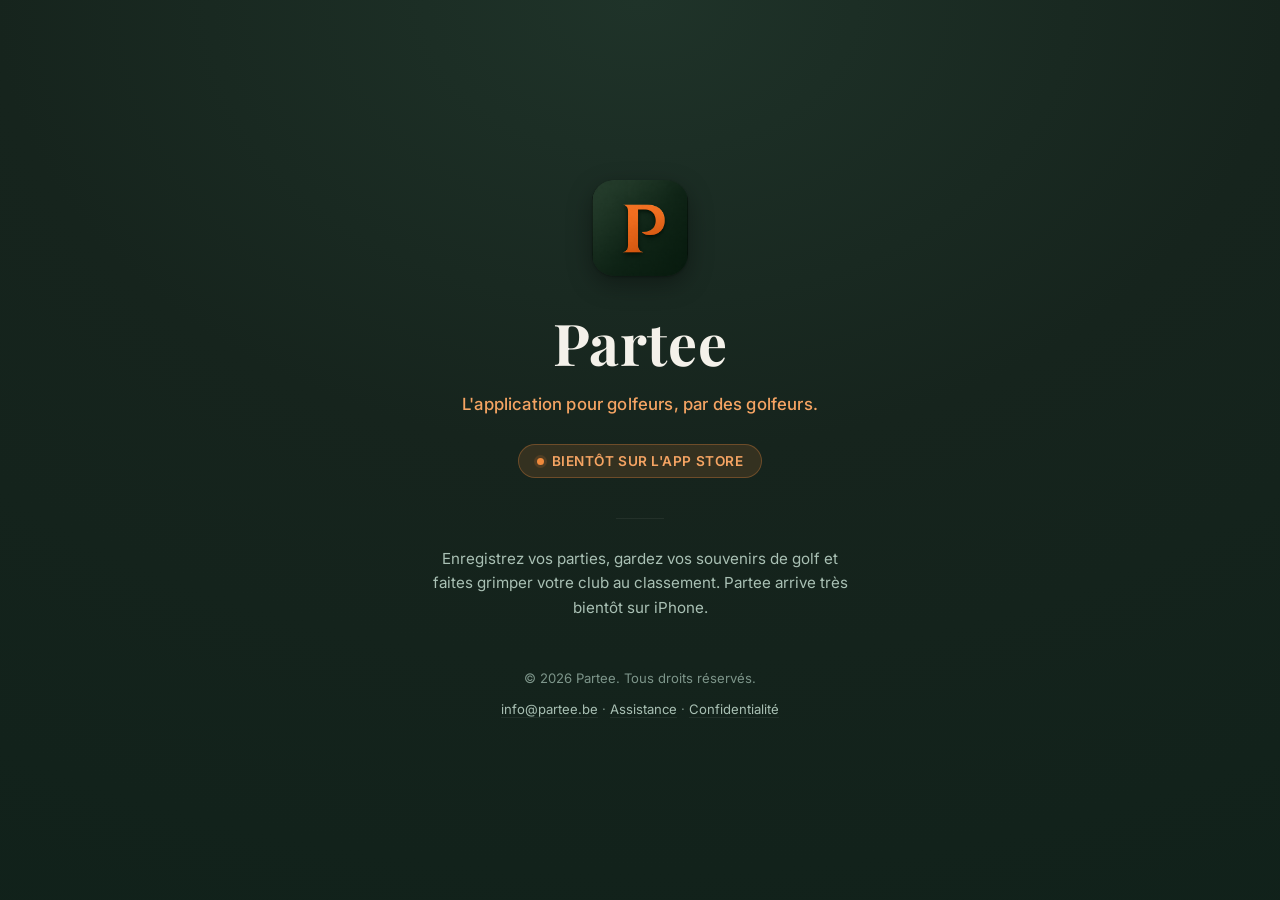
<file: index.html>
<!DOCTYPE html>
<html lang="fr">
<head>
<meta charset="UTF-8">
<meta name="viewport" content="width=device-width, initial-scale=1.0">
<title>Partee · Bientôt sur l'App Store</title>
<meta name="description" content="Partee, l'application pour golfeurs, par des golfeurs. Bientôt disponible sur l'App Store.">
<link rel="icon" type="image/png" href="[data-uri]">
<link rel="preconnect" href="https://fonts.googleapis.com">
<link rel="preconnect" href="https://fonts.gstatic.com" crossorigin>
<link href="https://fonts.googleapis.com/css2?family=Playfair+Display:wght@600;700&family=Inter:wght@400;500;600&display=swap" rel="stylesheet">
<style>
  :root {
    --bg: #10211A;
    --surface: #16241D;
    --surface-elevated: #1F3329;
    --border-soft: rgba(255,255,255,0.06);
    --text-primary: #F4F1EA;
    --text-secondary: #A9C0B4;
    --text-muted: #7D958A;
    --accent: #F08A3C;
    --accent-bright: #F5A463;
    --accent-deep: #D8742A;
    --accent-soft: rgba(240,138,60,0.14);
  }

  * { box-sizing: border-box; }

  html, body {
    margin: 0;
    padding: 0;
    height: 100%;
  }

  body {
    min-height: 100vh;
    background: radial-gradient(120% 120% at 50% 0%, var(--surface-elevated) 0%, var(--surface) 42%, var(--bg) 100%);
    color: var(--text-primary);
    font-family: 'Inter', -apple-system, BlinkMacSystemFont, sans-serif;
    display: flex;
    align-items: center;
    justify-content: center;
    padding: 32px;
    overflow-x: hidden;
  }

  .wrap {
    width: 100%;
    max-width: 560px;
    display: flex;
    flex-direction: column;
    align-items: center;
    text-align: center;
  }

  .logo {
    width: 96px;
    height: 96px;
    border-radius: 22px;
    box-shadow: 0 1px 2px rgba(0,0,0,0.25), 0 8px 24px rgba(0,0,0,0.35);
    margin-bottom: 28px;
  }

  .wordmark {
    font-family: 'Playfair Display', serif;
    font-weight: 700;
    font-size: clamp(2.6rem, 8vw, 3.6rem);
    letter-spacing: 0.01em;
    color: var(--text-primary);
    margin: 0 0 14px;
  }

  .tagline {
    font-size: 1.05rem;
    font-weight: 500;
    color: var(--accent-bright);
    margin: 0 0 30px;
    letter-spacing: 0.01em;
  }

  .badge {
    display: inline-flex;
    align-items: center;
    gap: 8px;
    padding: 8px 18px;
    border-radius: 999px;
    background: var(--accent-soft);
    border: 1px solid rgba(240,138,60,0.3);
    color: var(--accent-bright);
    font-size: 0.85rem;
    font-weight: 600;
    letter-spacing: 0.04em;
    text-transform: uppercase;
    margin-bottom: 40px;
  }

  .badge .dot {
    width: 7px;
    height: 7px;
    border-radius: 50%;
    background: var(--accent);
    box-shadow: 0 0 0 3px var(--accent-soft);
  }

  .divider {
    width: 48px;
    height: 1px;
    background: var(--border-soft);
    margin-bottom: 28px;
  }

  .desc {
    font-size: 0.95rem;
    color: var(--text-secondary);
    line-height: 1.6;
    max-width: 420px;
    margin: 0 0 48px;
  }

  footer {
    display: flex;
    flex-direction: column;
    align-items: center;
    gap: 10px;
    color: var(--text-muted);
    font-size: 0.82rem;
    line-height: 1.6;
  }

  footer a {
    color: var(--text-secondary);
    text-decoration: none;
    border-bottom: 1px solid var(--border-soft);
    transition: color 0.15s ease, border-color 0.15s ease;
  }

  footer a:hover {
    color: var(--accent-bright);
    border-color: var(--accent-deep);
  }

  @media (max-width: 480px) {
    .wordmark { font-size: 2.4rem; }
    .tagline { font-size: 0.95rem; }
  }
</style>
</head>
<body>
  <div class="wrap">
    <img class="logo" src="[data-uri]" alt="Partee">
    <h1 class="wordmark">Partee</h1>
    <p class="tagline">L'application pour golfeurs, par des golfeurs.</p>

    <span class="badge"><span class="dot"></span>Bientôt sur l'App Store</span>

    <div class="divider"></div>

    <p class="desc">
      Enregistrez vos parties, gardez vos souvenirs de golf et faites
      grimper votre club au classement. Partee arrive très bientôt sur iPhone.
    </p>

    <footer>
      <div>© 2026 Partee. Tous droits réservés.</div>
      <div><a href="mailto:info@partee.be">info@partee.be</a> · <a href="/assistance/">Assistance</a> · <a href="/confidentialite/">Confidentialité</a></div>
    </footer>
  </div>
</body>
</html>
</file>
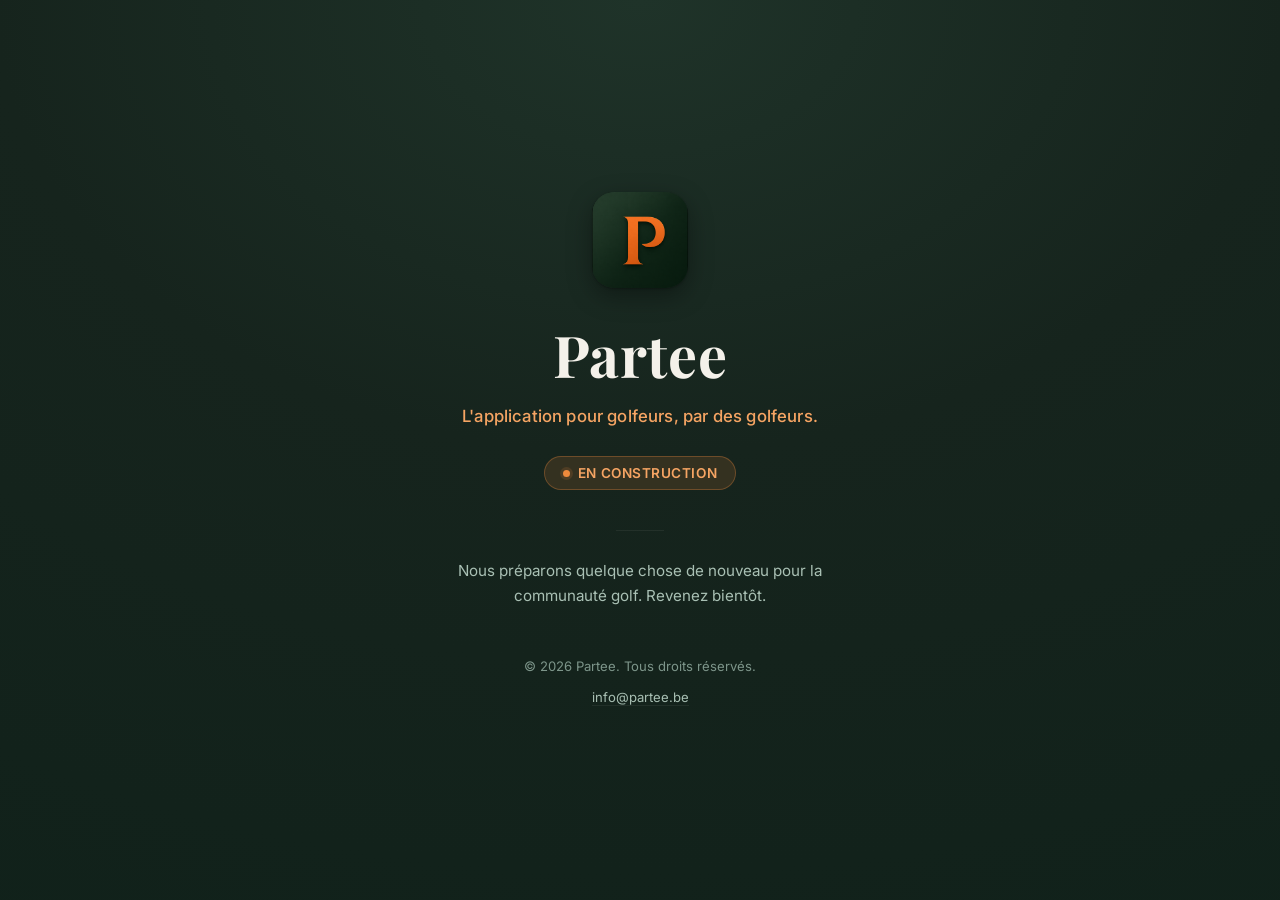
<file: _landing_page_temp/index.html>
<!DOCTYPE html>
<html lang="fr">
<head>
<meta charset="UTF-8">
<meta name="viewport" content="width=device-width, initial-scale=1.0">
<title>Partee — Bientôt disponible</title>
<meta name="description" content="Partee, l'application pour golfeurs, par des golfeurs. Arrive bientôt.">
<link rel="icon" type="image/png" href="[data-uri]">
<link rel="preconnect" href="https://fonts.googleapis.com">
<link rel="preconnect" href="https://fonts.gstatic.com" crossorigin>
<link href="https://fonts.googleapis.com/css2?family=Playfair+Display:wght@600;700&family=Inter:wght@400;500;600&display=swap" rel="stylesheet">
<style>
  :root {
    --bg: #10211A;
    --surface: #16241D;
    --surface-elevated: #1F3329;
    --border-soft: rgba(255,255,255,0.06);
    --text-primary: #F4F1EA;
    --text-secondary: #A9C0B4;
    --text-muted: #7D958A;
    --accent: #F08A3C;
    --accent-bright: #F5A463;
    --accent-deep: #D8742A;
    --accent-soft: rgba(240,138,60,0.14);
  }

  * { box-sizing: border-box; }

  html, body {
    margin: 0;
    padding: 0;
    height: 100%;
  }

  body {
    min-height: 100vh;
    background: radial-gradient(120% 120% at 50% 0%, var(--surface-elevated) 0%, var(--surface) 42%, var(--bg) 100%);
    color: var(--text-primary);
    font-family: 'Inter', -apple-system, BlinkMacSystemFont, sans-serif;
    display: flex;
    align-items: center;
    justify-content: center;
    padding: 32px;
    overflow-x: hidden;
  }

  .wrap {
    width: 100%;
    max-width: 560px;
    display: flex;
    flex-direction: column;
    align-items: center;
    text-align: center;
  }

  .logo {
    width: 96px;
    height: 96px;
    border-radius: 22px;
    box-shadow: 0 1px 2px rgba(0,0,0,0.25), 0 8px 24px rgba(0,0,0,0.35);
    margin-bottom: 28px;
  }

  .wordmark {
    font-family: 'Playfair Display', serif;
    font-weight: 700;
    font-size: clamp(2.6rem, 8vw, 3.6rem);
    letter-spacing: 0.01em;
    color: var(--text-primary);
    margin: 0 0 14px;
  }

  .tagline {
    font-size: 1.05rem;
    font-weight: 500;
    color: var(--accent-bright);
    margin: 0 0 30px;
    letter-spacing: 0.01em;
  }

  .badge {
    display: inline-flex;
    align-items: center;
    gap: 8px;
    padding: 8px 18px;
    border-radius: 999px;
    background: var(--accent-soft);
    border: 1px solid rgba(240,138,60,0.3);
    color: var(--accent-bright);
    font-size: 0.85rem;
    font-weight: 600;
    letter-spacing: 0.04em;
    text-transform: uppercase;
    margin-bottom: 40px;
  }

  .badge .dot {
    width: 7px;
    height: 7px;
    border-radius: 50%;
    background: var(--accent);
    box-shadow: 0 0 0 3px var(--accent-soft);
  }

  .divider {
    width: 48px;
    height: 1px;
    background: var(--border-soft);
    margin-bottom: 28px;
  }

  .desc {
    font-size: 0.95rem;
    color: var(--text-secondary);
    line-height: 1.6;
    max-width: 420px;
    margin: 0 0 48px;
  }

  footer {
    display: flex;
    flex-direction: column;
    align-items: center;
    gap: 10px;
    color: var(--text-muted);
    font-size: 0.82rem;
    line-height: 1.6;
  }

  footer a {
    color: var(--text-secondary);
    text-decoration: none;
    border-bottom: 1px solid var(--border-soft);
    transition: color 0.15s ease, border-color 0.15s ease;
  }

  footer a:hover {
    color: var(--accent-bright);
    border-color: var(--accent-deep);
  }

  @media (max-width: 480px) {
    .wordmark { font-size: 2.4rem; }
    .tagline { font-size: 0.95rem; }
  }
</style>
</head>
<body>
  <div class="wrap">
    <img class="logo" src="[data-uri]" alt="Partee">
    <h1 class="wordmark">Partee</h1>
    <p class="tagline">L'application pour golfeurs, par des golfeurs.</p>

    <span class="badge"><span class="dot"></span>En construction</span>

    <div class="divider"></div>

    <p class="desc">
      Nous préparons quelque chose de nouveau pour la communauté golf.
      Revenez bientôt.
    </p>

    <footer>
      <div>© 2026 Partee. Tous droits réservés.</div>
      <div><a href="mailto:info@partee.be">info@partee.be</a></div>
    </footer>
  </div>
</body>
</html>
</file>
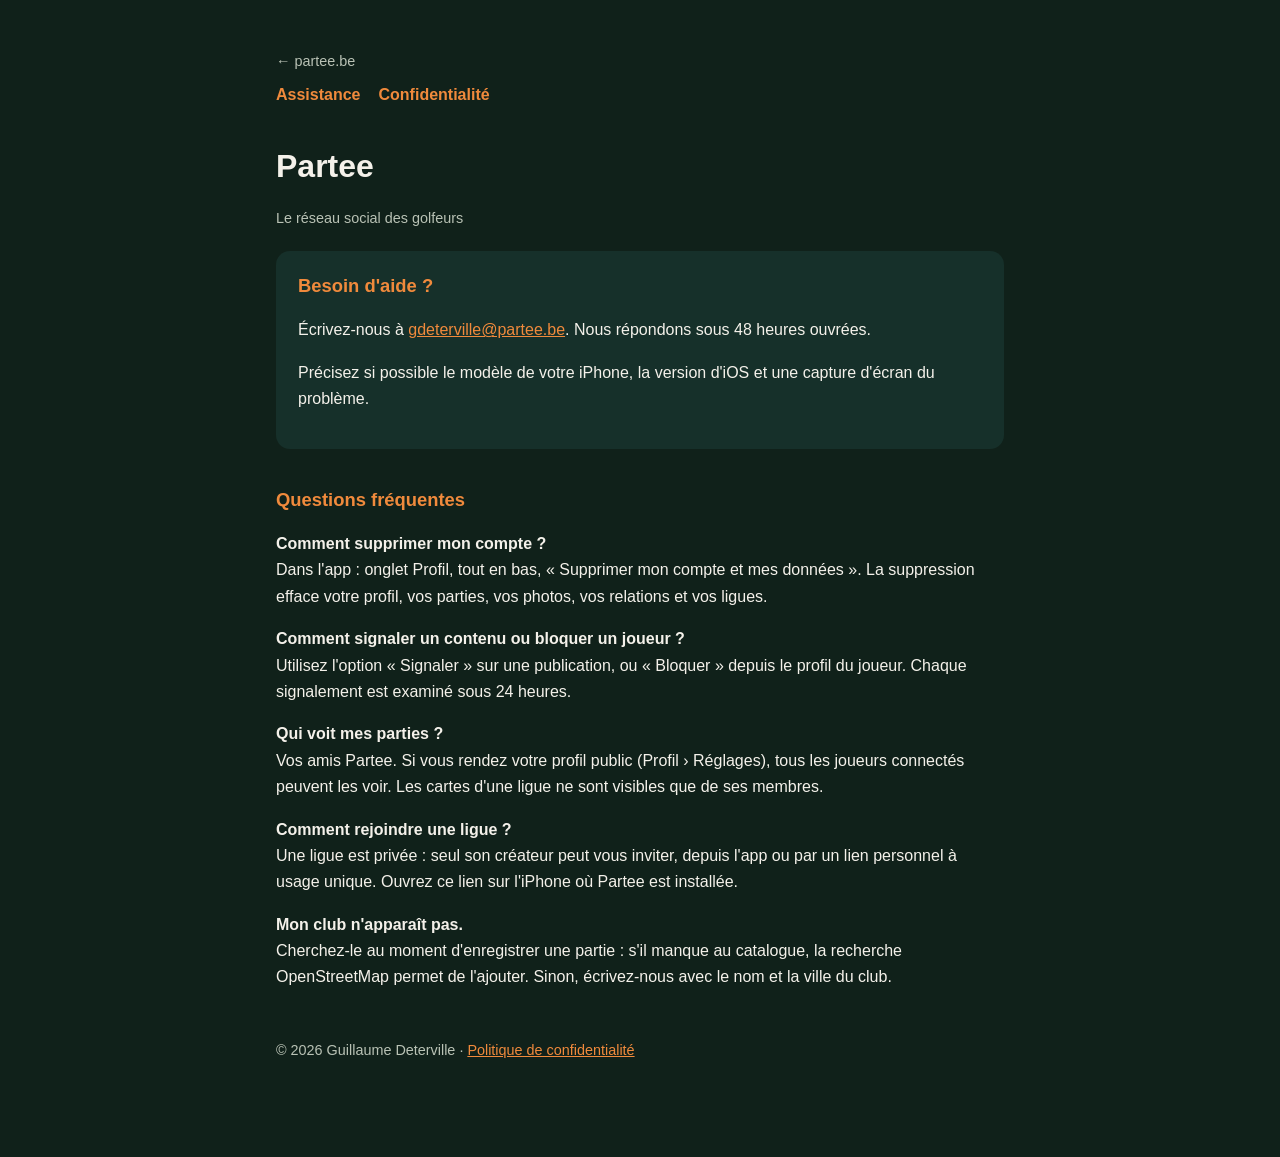
<file: assistance/index.html>
<!doctype html><html lang="fr"><head><meta charset="utf-8"><meta name="viewport" content="width=device-width,initial-scale=1">
<title>Partee · Assistance</title><link rel="stylesheet" href="/style.css"></head><body><main>
<a class="home" href="/">← partee.be</a>
<nav><a href="/assistance/">Assistance</a><a href="/confidentialite/">Confidentialité</a></nav>
<h1>Partee</h1><p class="muted">Le réseau social des golfeurs</p>
<div class="card"><h2 style="margin-top:0">Besoin d'aide ?</h2>
<p>Écrivez-nous à <a href="mailto:gdeterville@partee.be">gdeterville@partee.be</a>. Nous répondons sous 48 heures ouvrées.</p>
<p>Précisez si possible le modèle de votre iPhone, la version d'iOS et une capture d'écran du problème.</p></div>
<h2>Questions fréquentes</h2>
<p><strong>Comment supprimer mon compte ?</strong><br>Dans l'app : onglet Profil, tout en bas, « Supprimer mon compte et mes données ». La suppression efface votre profil, vos parties, vos photos, vos relations et vos ligues.</p>
<p><strong>Comment signaler un contenu ou bloquer un joueur ?</strong><br>Utilisez l'option « Signaler » sur une publication, ou « Bloquer » depuis le profil du joueur. Chaque signalement est examiné sous 24 heures.</p>
<p><strong>Qui voit mes parties ?</strong><br>Vos amis Partee. Si vous rendez votre profil public (Profil › Réglages), tous les joueurs connectés peuvent les voir. Les cartes d'une ligue ne sont visibles que de ses membres.</p>
<p><strong>Comment rejoindre une ligue ?</strong><br>Une ligue est privée : seul son créateur peut vous inviter, depuis l'app ou par un lien personnel à usage unique. Ouvrez ce lien sur l'iPhone où Partee est installée.</p>
<p><strong>Mon club n'apparaît pas.</strong><br>Cherchez-le au moment d'enregistrer une partie : s'il manque au catalogue, la recherche OpenStreetMap permet de l'ajouter. Sinon, écrivez-nous avec le nom et la ville du club.</p>
<p class="muted" style="margin-top:48px">© 2026 Guillaume Deterville · <a href="/confidentialite/">Politique de confidentialité</a></p>
</main></body></html>
</file>
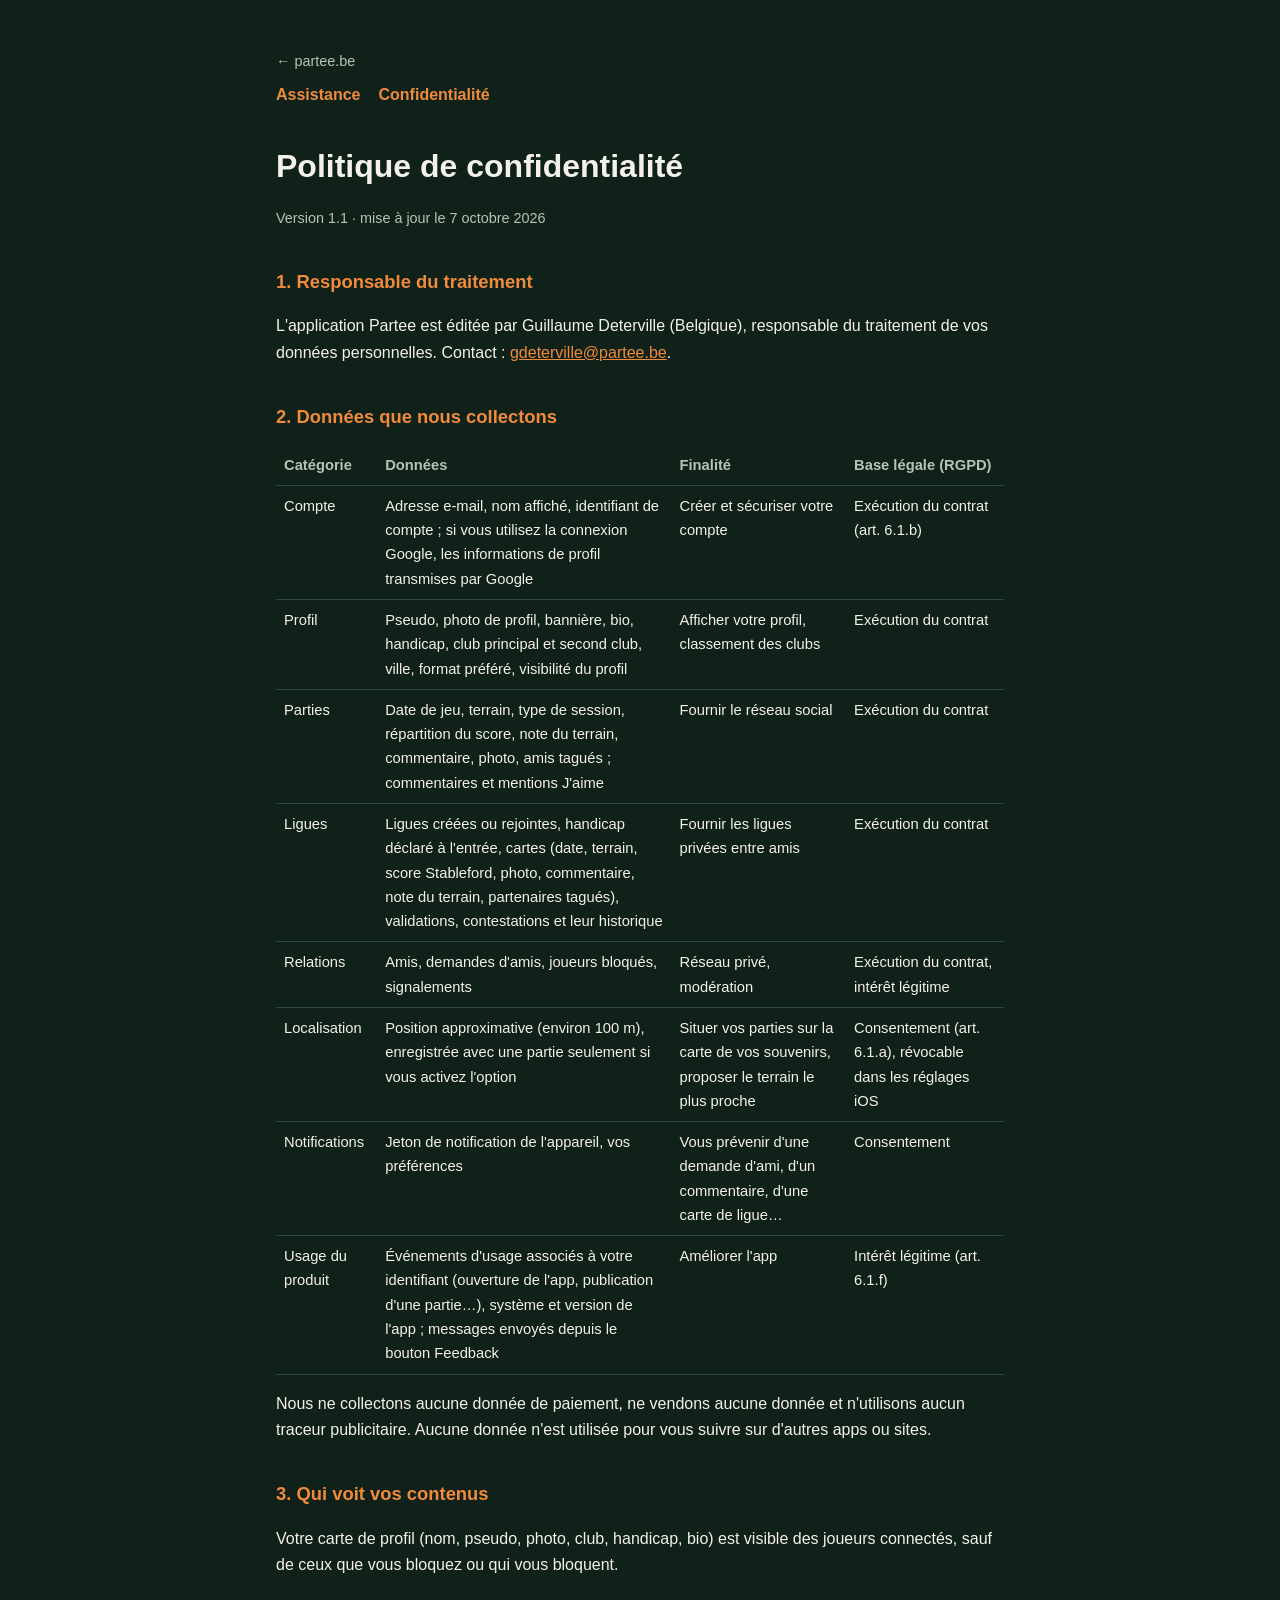
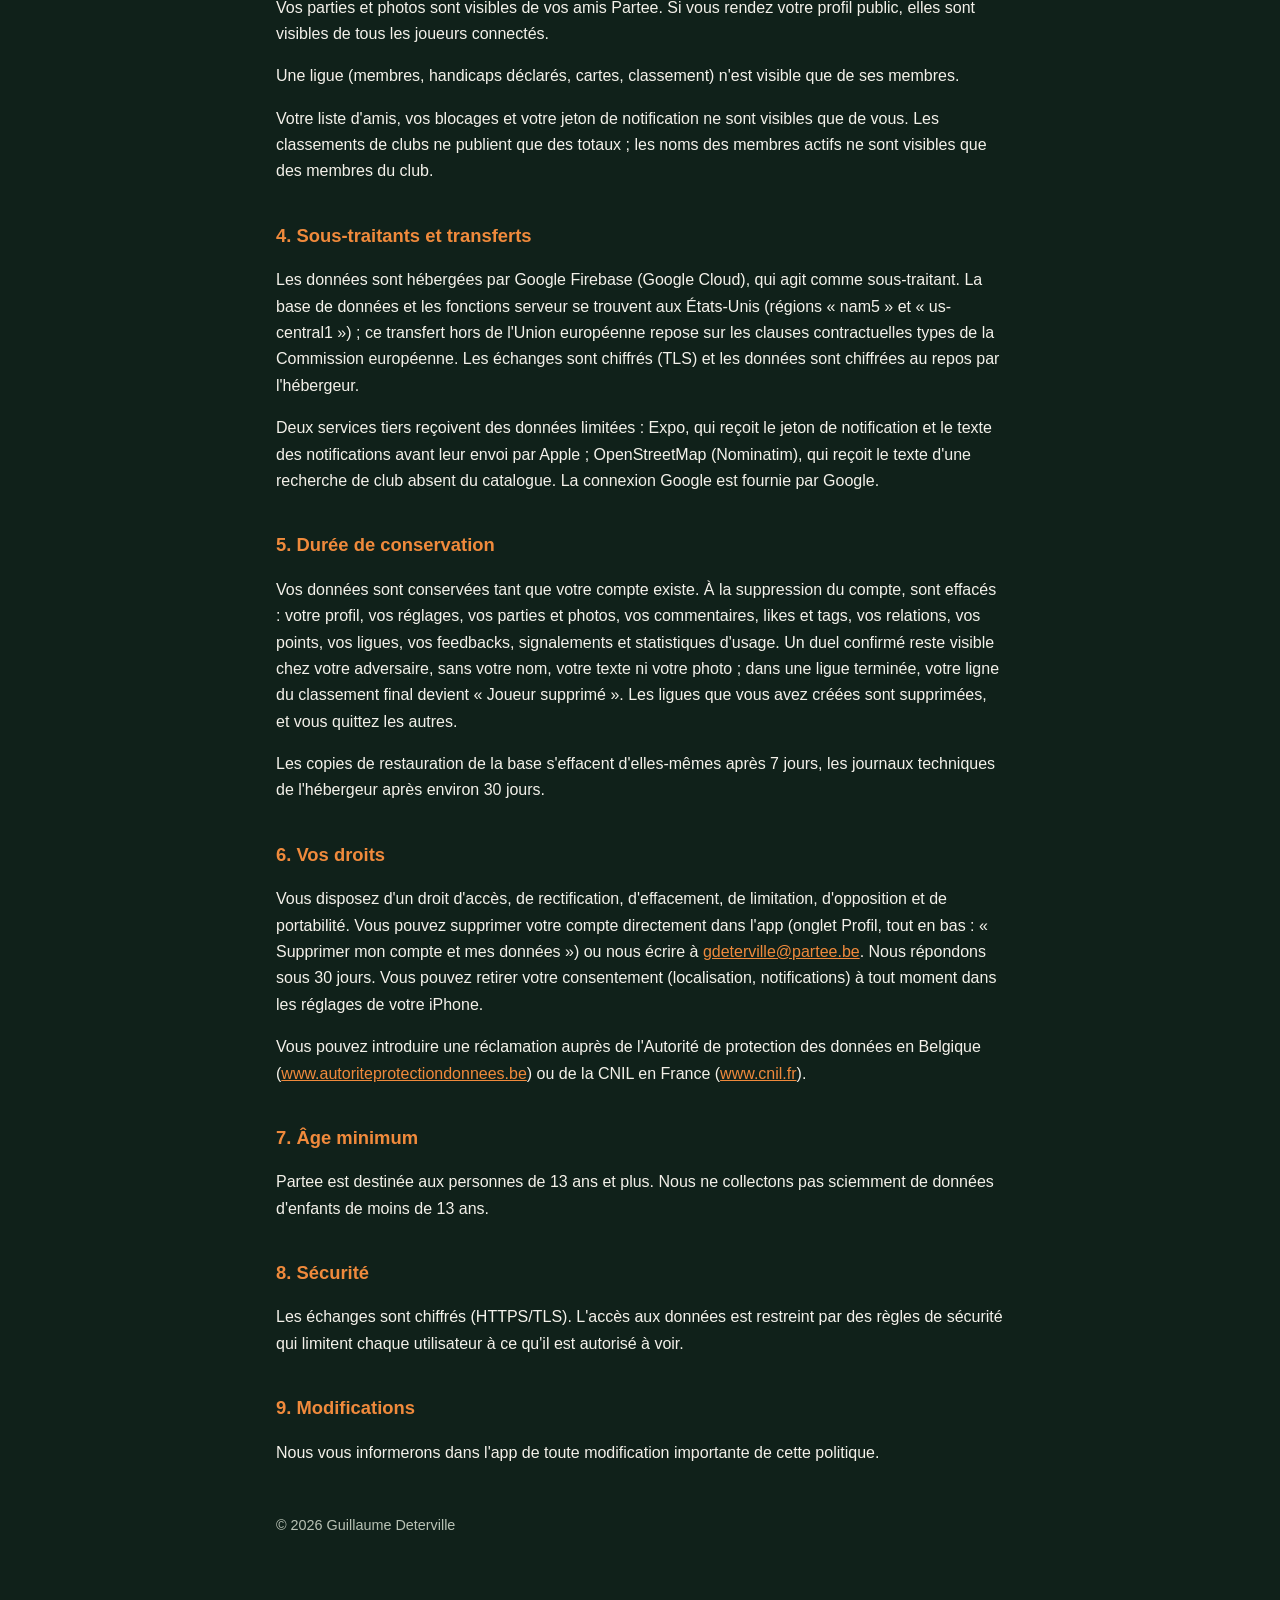
<file: confidentialite/index.html>
<!doctype html><html lang="fr"><head><meta charset="utf-8"><meta name="viewport" content="width=device-width,initial-scale=1">
<title>Partee · Confidentialité</title><link rel="stylesheet" href="/style.css"></head><body><main>
<a class="home" href="/">← partee.be</a>
<nav><a href="/assistance/">Assistance</a><a href="/confidentialite/">Confidentialité</a></nav>
<h1>Politique de confidentialité</h1><p class="muted">Version 1.1 · mise à jour le 7 octobre 2026</p>

<h2>1. Responsable du traitement</h2>
<p>L'application Partee est éditée par Guillaume Deterville (Belgique), responsable du traitement de vos données personnelles. Contact : <a href="mailto:gdeterville@partee.be">gdeterville@partee.be</a>.</p>

<h2>2. Données que nous collectons</h2>
<table><tr><th>Catégorie</th><th>Données</th><th>Finalité</th><th>Base légale (RGPD)</th></tr>
<tr><td>Compte</td><td>Adresse e-mail, nom affiché, identifiant de compte ; si vous utilisez la connexion Google, les informations de profil transmises par Google</td><td>Créer et sécuriser votre compte</td><td>Exécution du contrat (art. 6.1.b)</td></tr>
<tr><td>Profil</td><td>Pseudo, photo de profil, bannière, bio, handicap, club principal et second club, ville, format préféré, visibilité du profil</td><td>Afficher votre profil, classement des clubs</td><td>Exécution du contrat</td></tr>
<tr><td>Parties</td><td>Date de jeu, terrain, type de session, répartition du score, note du terrain, commentaire, photo, amis tagués ; commentaires et mentions J'aime</td><td>Fournir le réseau social</td><td>Exécution du contrat</td></tr>
<tr><td>Ligues</td><td>Ligues créées ou rejointes, handicap déclaré à l'entrée, cartes (date, terrain, score Stableford, photo, commentaire, note du terrain, partenaires tagués), validations, contestations et leur historique</td><td>Fournir les ligues privées entre amis</td><td>Exécution du contrat</td></tr>
<tr><td>Relations</td><td>Amis, demandes d'amis, joueurs bloqués, signalements</td><td>Réseau privé, modération</td><td>Exécution du contrat, intérêt légitime</td></tr>
<tr><td>Localisation</td><td>Position approximative (environ 100 m), enregistrée avec une partie seulement si vous activez l'option</td><td>Situer vos parties sur la carte de vos souvenirs, proposer le terrain le plus proche</td><td>Consentement (art. 6.1.a), révocable dans les réglages iOS</td></tr>
<tr><td>Notifications</td><td>Jeton de notification de l'appareil, vos préférences</td><td>Vous prévenir d'une demande d'ami, d'un commentaire, d'une carte de ligue…</td><td>Consentement</td></tr>
<tr><td>Usage du produit</td><td>Événements d'usage associés à votre identifiant (ouverture de l'app, publication d'une partie…), système et version de l'app ; messages envoyés depuis le bouton Feedback</td><td>Améliorer l'app</td><td>Intérêt légitime (art. 6.1.f)</td></tr></table>
<p>Nous ne collectons aucune donnée de paiement, ne vendons aucune donnée et n'utilisons aucun traceur publicitaire. Aucune donnée n'est utilisée pour vous suivre sur d'autres apps ou sites.</p>

<h2>3. Qui voit vos contenus</h2>
<p>Votre carte de profil (nom, pseudo, photo, club, handicap, bio) est visible des joueurs connectés, sauf de ceux que vous bloquez ou qui vous bloquent.</p>
<p>Vos parties et photos sont visibles de vos amis Partee. Si vous rendez votre profil public, elles sont visibles de tous les joueurs connectés.</p>
<p>Une ligue (membres, handicaps déclarés, cartes, classement) n'est visible que de ses membres.</p>
<p>Votre liste d'amis, vos blocages et votre jeton de notification ne sont visibles que de vous. Les classements de clubs ne publient que des totaux ; les noms des membres actifs ne sont visibles que des membres du club.</p>

<h2>4. Sous-traitants et transferts</h2>
<p>Les données sont hébergées par Google Firebase (Google Cloud), qui agit comme sous-traitant. La base de données et les fonctions serveur se trouvent aux États-Unis (régions « nam5 » et « us-central1 ») ; ce transfert hors de l'Union européenne repose sur les clauses contractuelles types de la Commission européenne. Les échanges sont chiffrés (TLS) et les données sont chiffrées au repos par l'hébergeur.</p>
<p>Deux services tiers reçoivent des données limitées : Expo, qui reçoit le jeton de notification et le texte des notifications avant leur envoi par Apple ; OpenStreetMap (Nominatim), qui reçoit le texte d'une recherche de club absent du catalogue. La connexion Google est fournie par Google.</p>

<h2>5. Durée de conservation</h2>
<p>Vos données sont conservées tant que votre compte existe. À la suppression du compte, sont effacés : votre profil, vos réglages, vos parties et photos, vos commentaires, likes et tags, vos relations, vos points, vos ligues, vos feedbacks, signalements et statistiques d'usage. Un duel confirmé reste visible chez votre adversaire, sans votre nom, votre texte ni votre photo ; dans une ligue terminée, votre ligne du classement final devient « Joueur supprimé ». Les ligues que vous avez créées sont supprimées, et vous quittez les autres.</p>
<p>Les copies de restauration de la base s'effacent d'elles-mêmes après 7 jours, les journaux techniques de l'hébergeur après environ 30 jours.</p>

<h2>6. Vos droits</h2>
<p>Vous disposez d'un droit d'accès, de rectification, d'effacement, de limitation, d'opposition et de portabilité. Vous pouvez supprimer votre compte directement dans l'app (onglet Profil, tout en bas : « Supprimer mon compte et mes données ») ou nous écrire à <a href="mailto:gdeterville@partee.be">gdeterville@partee.be</a>. Nous répondons sous 30 jours. Vous pouvez retirer votre consentement (localisation, notifications) à tout moment dans les réglages de votre iPhone.</p>
<p>Vous pouvez introduire une réclamation auprès de l'Autorité de protection des données en Belgique (<a href="https://www.autoriteprotectiondonnees.be">www.autoriteprotectiondonnees.be</a>) ou de la CNIL en France (<a href="https://www.cnil.fr">www.cnil.fr</a>).</p>

<h2>7. Âge minimum</h2>
<p>Partee est destinée aux personnes de 13 ans et plus. Nous ne collectons pas sciemment de données d'enfants de moins de 13 ans.</p>

<h2>8. Sécurité</h2>
<p>Les échanges sont chiffrés (HTTPS/TLS). L'accès aux données est restreint par des règles de sécurité qui limitent chaque utilisateur à ce qu'il est autorisé à voir.</p>

<h2>9. Modifications</h2>
<p>Nous vous informerons dans l'app de toute modification importante de cette politique.</p>
<p class="muted" style="margin-top:48px">© 2026 Guillaume Deterville</p>
</main></body></html>
</file>
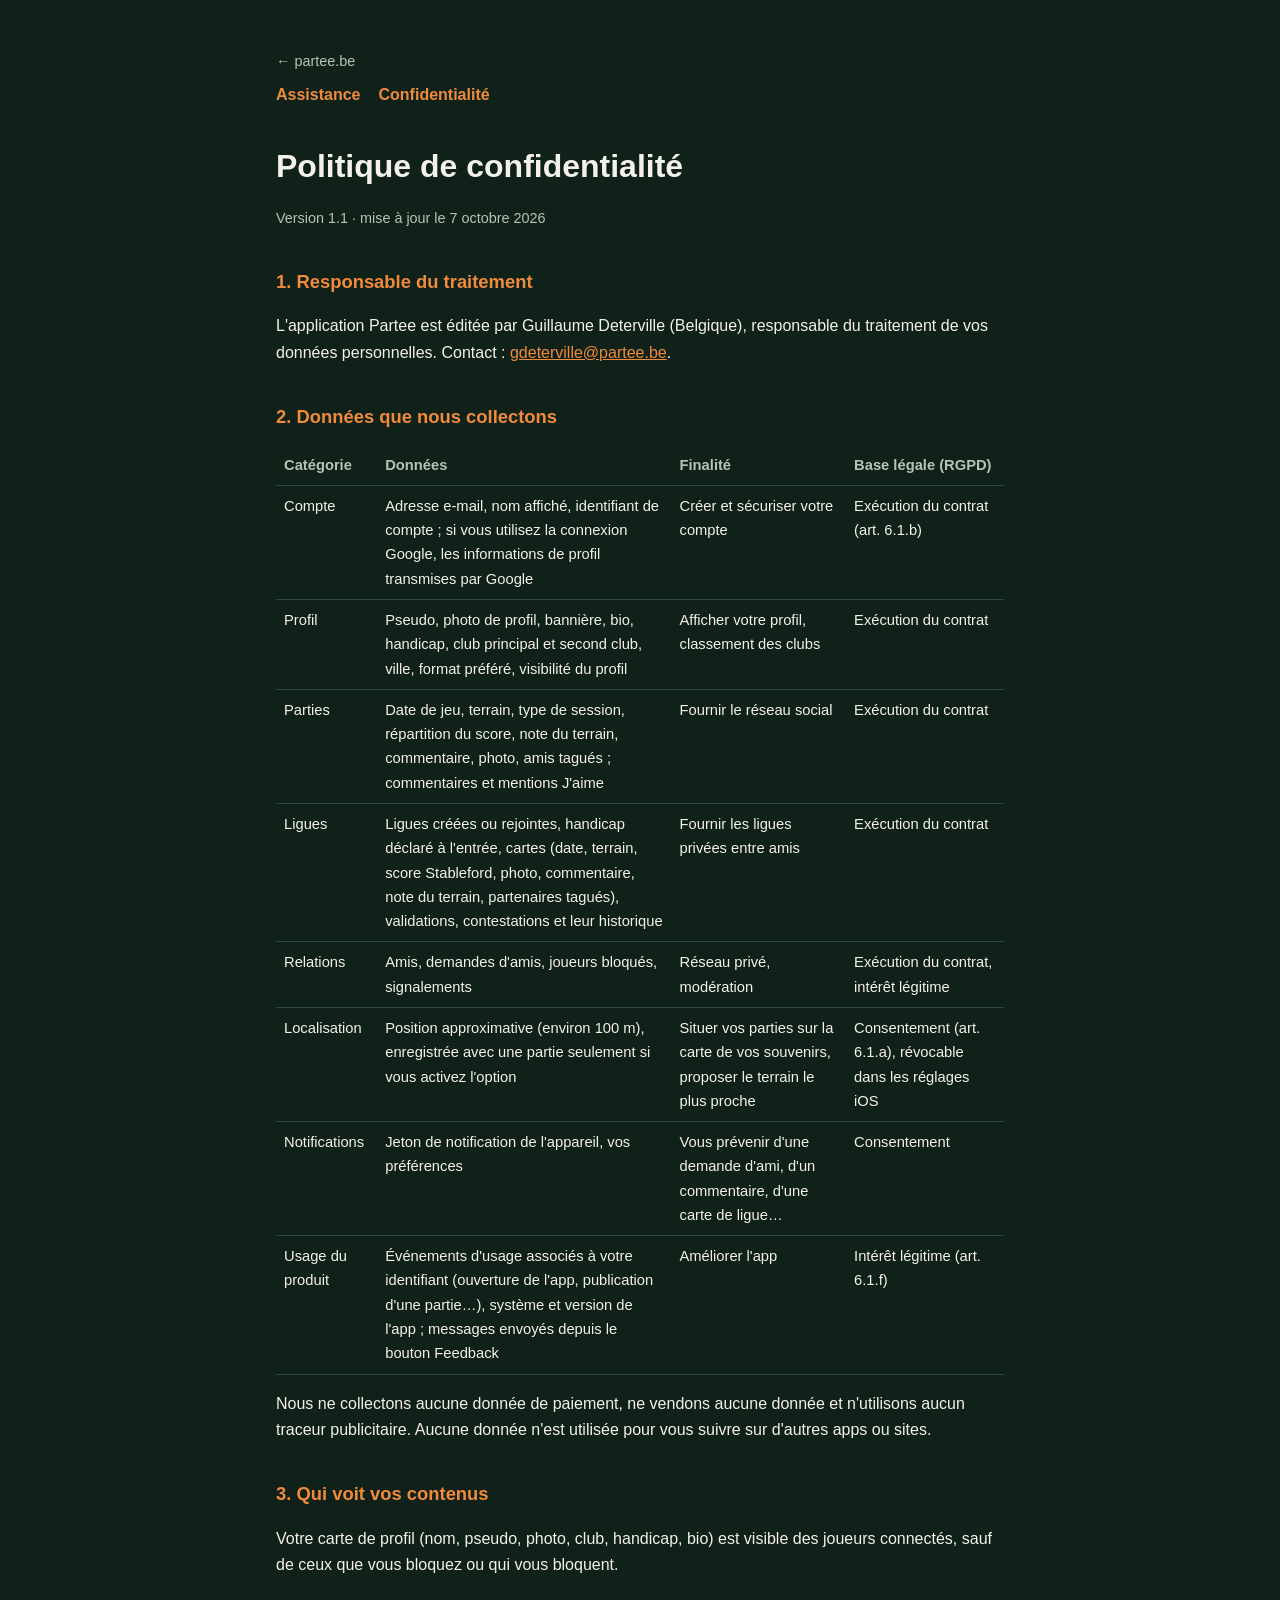
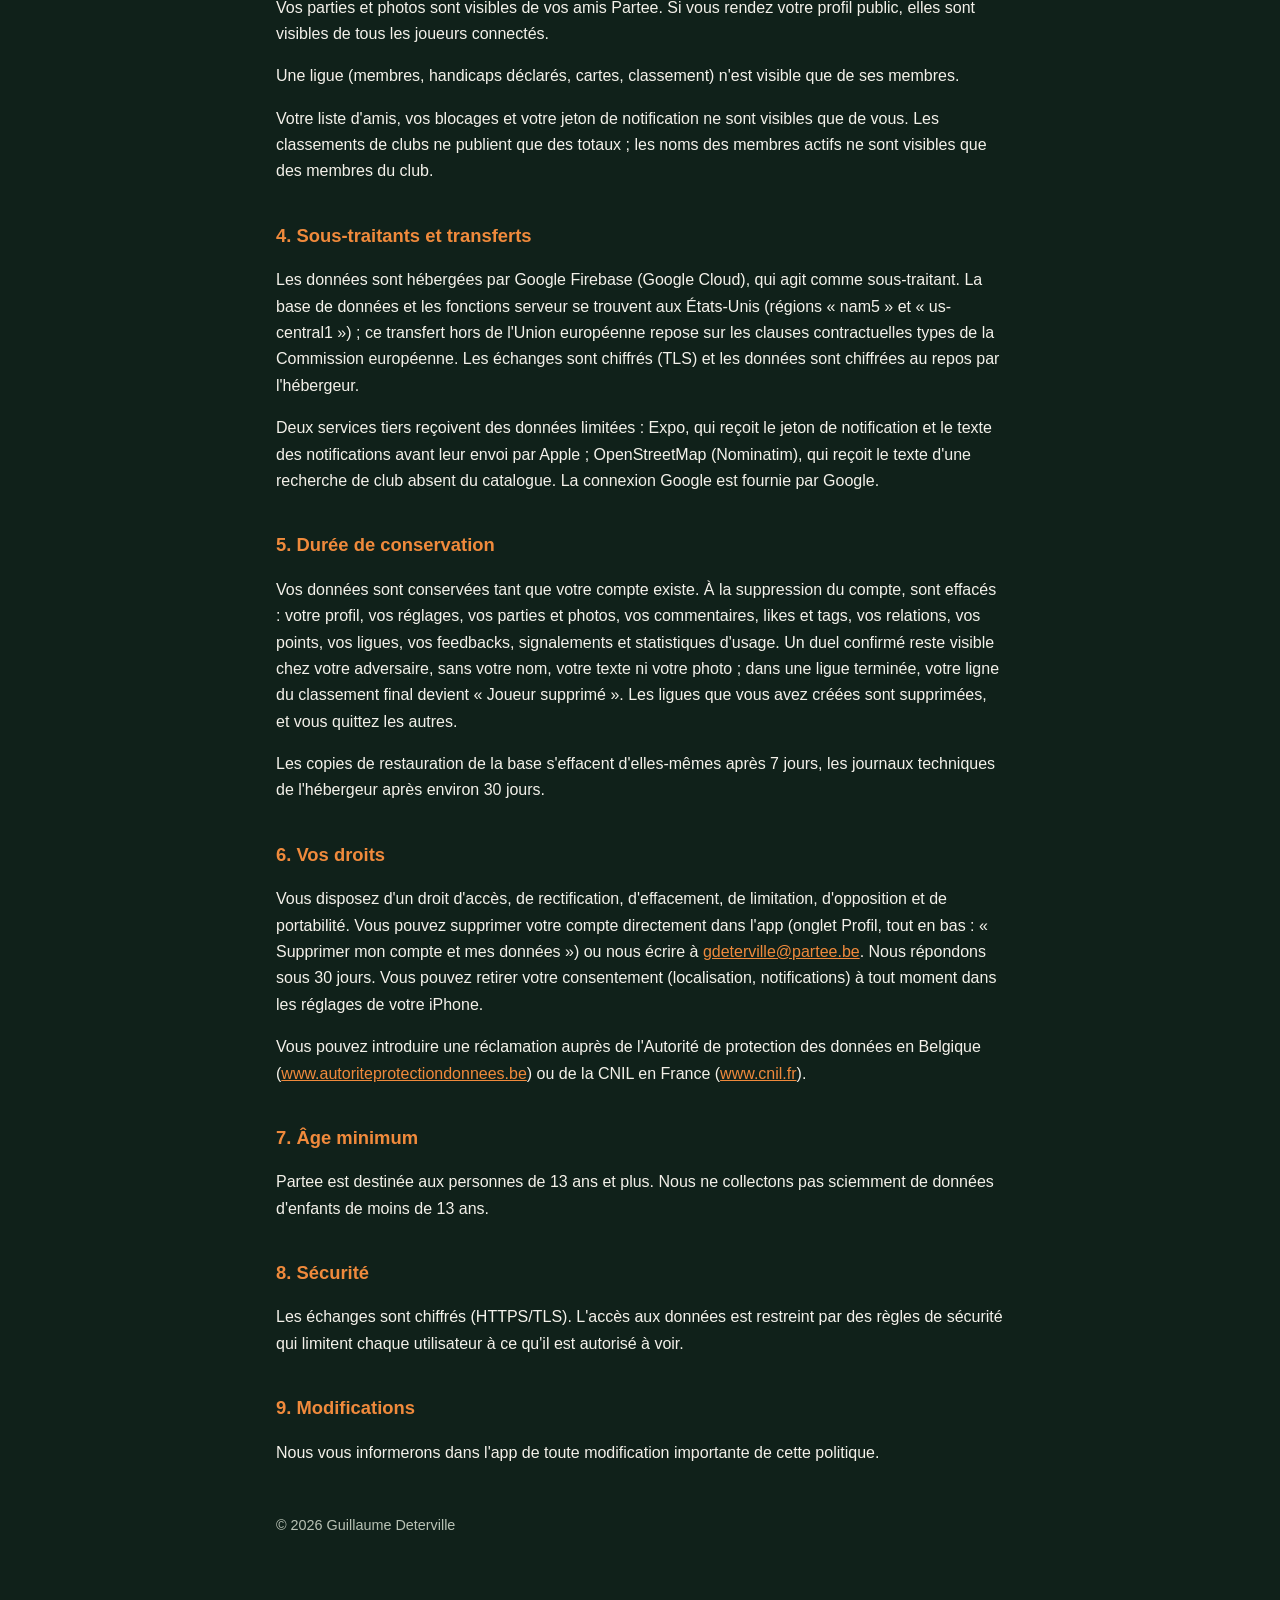
<file: privacy/index.html>
<!doctype html><meta charset="utf-8"><meta http-equiv="refresh" content="0; url=/confidentialite/"><link rel="canonical" href="https://partee.be/confidentialite/"><a href="/confidentialite/">/confidentialite/</a>
</file>
<file: style.css>
:root{--bg:#10211A;--card:#16302A;--ink:#F4F1EA;--muted:#B9C2B5;--accent:#F08A3C}
*{box-sizing:border-box}body{margin:0;background:var(--bg);color:var(--ink);font:16px/1.65 -apple-system,BlinkMacSystemFont,"Segoe UI",Roboto,sans-serif}
main{max-width:760px;margin:0 auto;padding:48px 16px 80px}
h1{font-size:2rem;margin:0 0 4px}h2{font-size:1.15rem;margin:36px 0 8px;color:var(--accent)}
p,li{color:var(--ink)}.muted{color:var(--muted);font-size:.9rem}
a{color:var(--accent)}table{width:100%;border-collapse:collapse;margin:12px 0;font-size:.92rem}
th,td{text-align:left;padding:8px;border-bottom:1px solid #2A4A3E;vertical-align:top}th{color:var(--muted);font-weight:600}
.card{background:var(--card);border-radius:14px;padding:20px 22px;margin:20px 0}
nav{display:flex;gap:18px;margin-bottom:32px;font-weight:600}nav a{text-decoration:none}

.home{display:inline-block;margin-bottom:8px;color:var(--muted);text-decoration:none;font-size:.9rem}
@media (max-width:640px){table,thead,tbody,tr,td,th{display:block}tr:first-child{display:none}tr{border-bottom:1px solid #2A4A3E;padding:10px 0}td{border:0;padding:2px 0}td:first-child{color:var(--accent);font-weight:600}}
</file>
